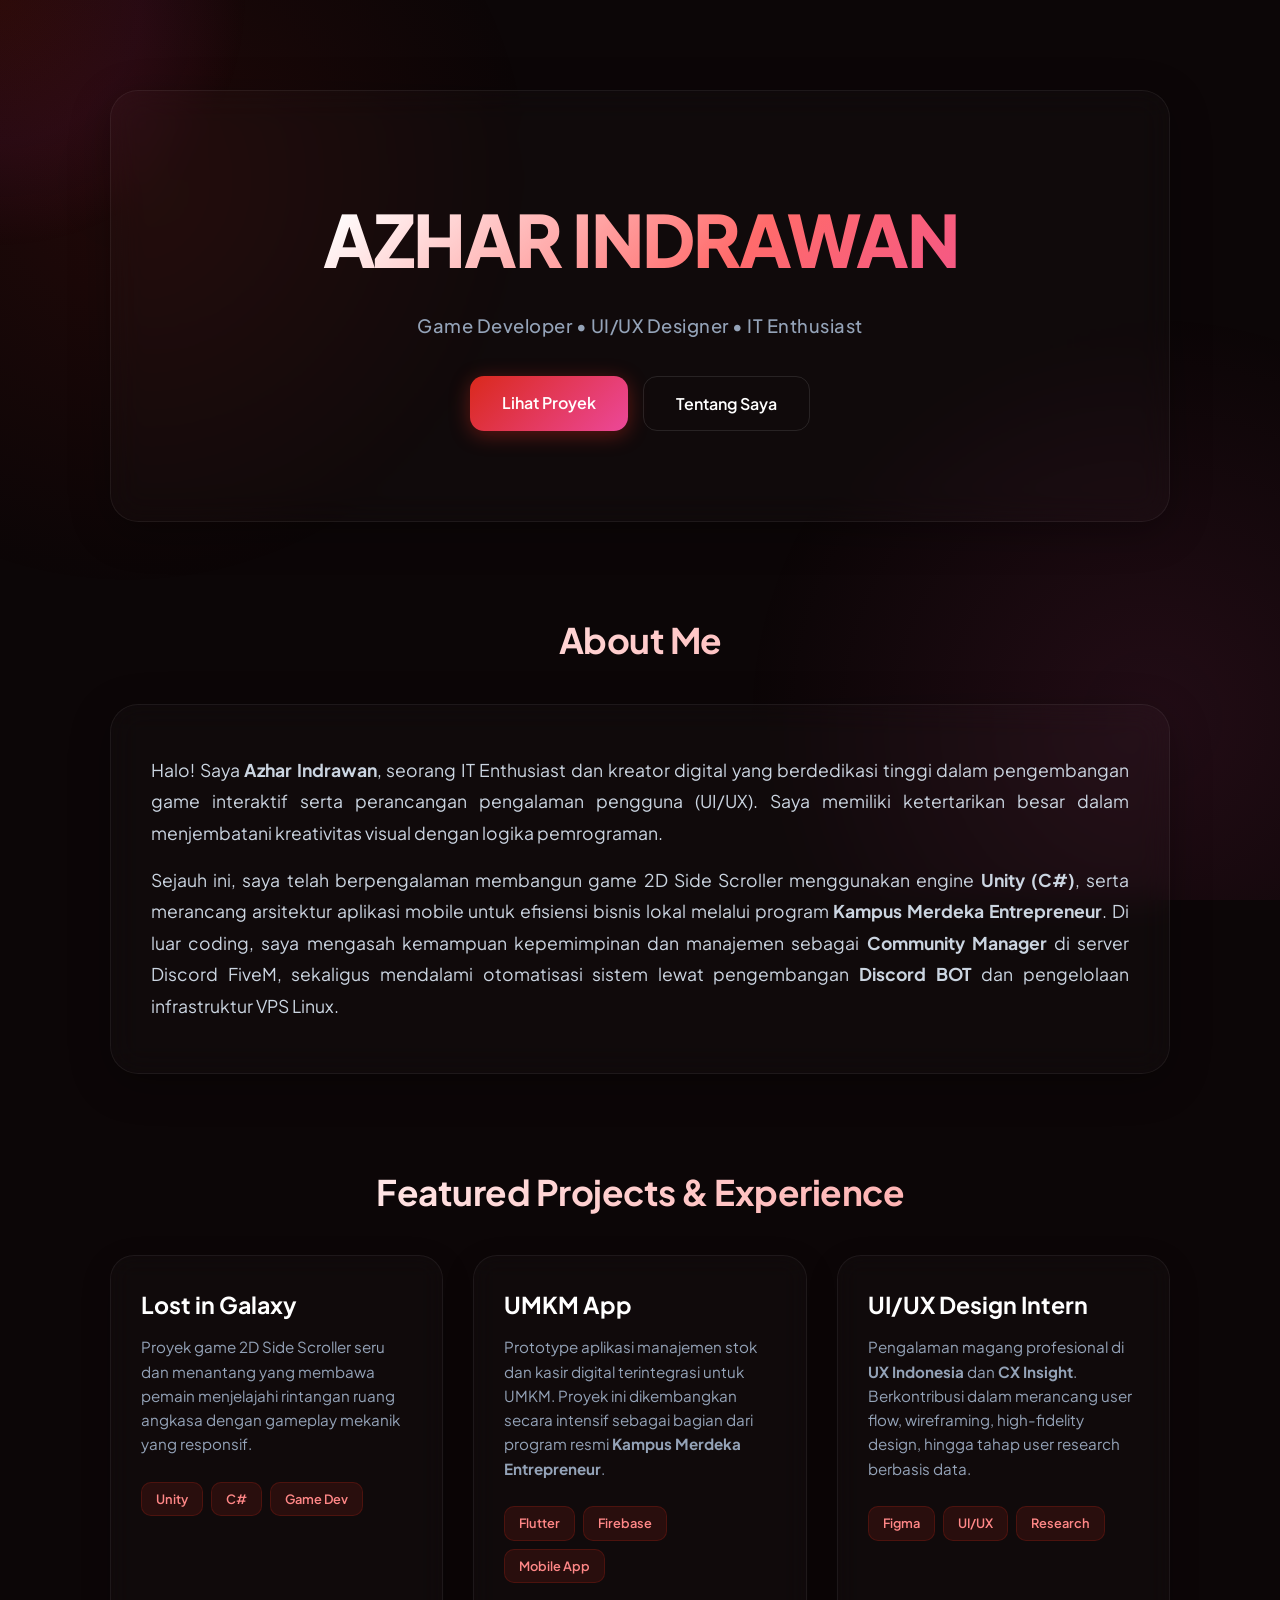
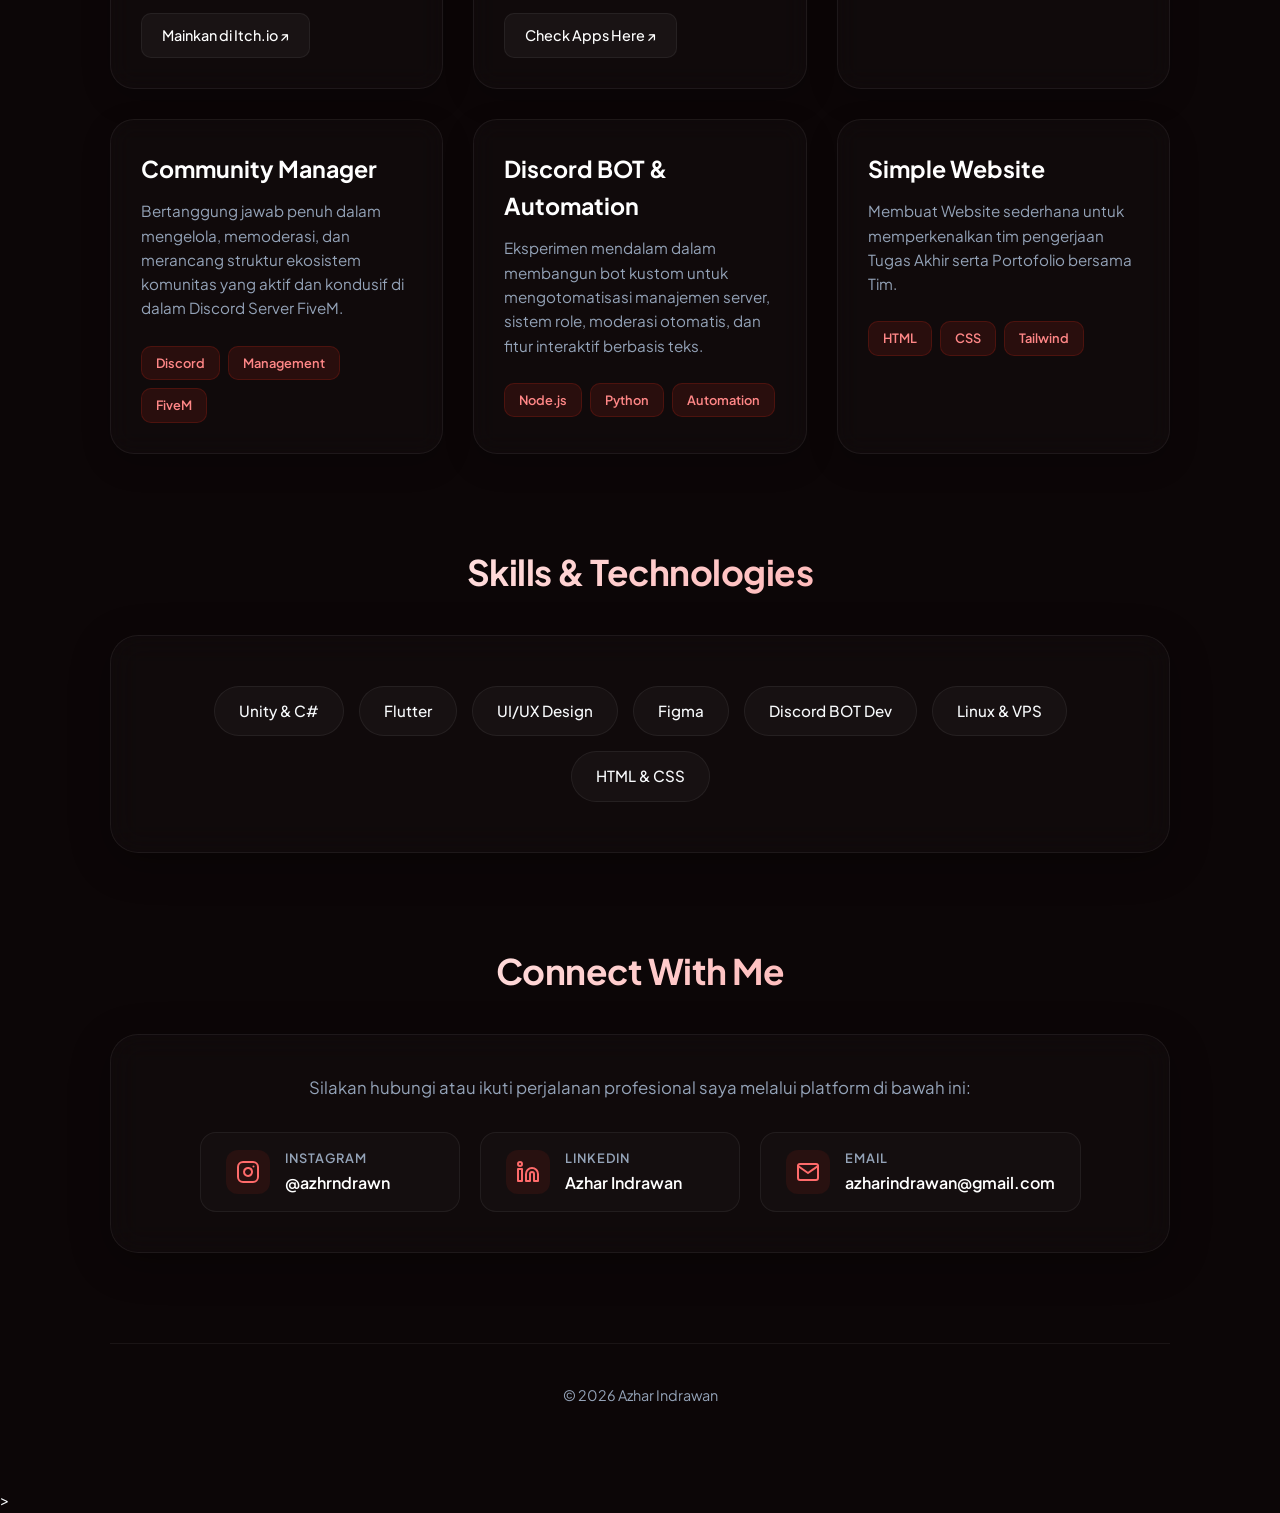
<file: index.html>
<!DOCTYPE html>
<html lang="id">
<head>
  <meta charset="UTF-8">
  <meta name="viewport" content="width=device-width, initial-scale=1.0">
  <title>Azhar Indrawan | Portfolio</title>
  
  <link rel="icon" href="data:image/svg+xml,<svg xmlns=%22http://www.w3.org/2000/svg%22 viewBox=%220 0 100 100%22><text y=%22.9em%22 font-size=%2290%22>🎮</text></svg>">
  
  <link rel="preconnect" href="https://fonts.googleapis.com">
  <link rel="preconnect" href="https://fonts.gstatic.com" crossorigin>
  <link href="https://fonts.googleapis.com/css2?family=Plus+Jakarta+Sans:wght@400;500;600;700;800&display=swap" rel="stylesheet">
  
  <link rel="stylesheet" href="style.css?v=3">
</head>
<body>

  <div class="cursor-glow" id="cursorGlow"></div>

  <div class="ambient-bg"></div>

  <div class="container">
    
    <!-- HERO SECTION -->
    <header class="hero glass-panel">
      <h1>AZHAR INDRAWAN</h1>
      <p class="subtitle">Game Developer • UI/UX Designer • IT Enthusiast</p>
      
      <div class="hero-links">
        <a href="#projects" class="btn btn-primary">Lihat Proyek</a>
        <a href="#about" class="btn btn-outline">Tentang Saya</a>
      </div>
    </header>

    <!-- ABOUT SECTION -->
    <section id="about" class="section">
      <h2 class="section-title">About Me</h2>
      <div class="glass-panel content-box">
        <p>
          Halo! Saya <strong>Azhar Indrawan</strong>, seorang IT Enthusiast dan kreator digital yang berdedikasi tinggi dalam pengembangan game interaktif serta perancangan pengalaman pengguna (UI/UX). Saya memiliki ketertarikan besar dalam menjembatani kreativitas visual dengan logika pemrograman.
        </p>
        <p style="margin-top: 15px;">
          Sejauh ini, saya telah berpengalaman membangun game 2D Side Scroller menggunakan engine <strong>Unity (C#)</strong>, serta merancang arsitektur aplikasi mobile untuk efisiensi bisnis lokal melalui program <strong>Kampus Merdeka Entrepreneur</strong>. Di luar coding, saya mengasah kemampuan kepemimpinan dan manajemen sebagai <strong>Community Manager</strong> di server Discord FiveM, sekaligus mendalami otomatisasi sistem lewat pengembangan <strong>Discord BOT</strong> dan pengelolaan infrastruktur VPS Linux.
        </p>
      </div>
    </section>

    <!-- PROJECTS SECTION -->
    <section id="projects" class="section">
      <h2 class="section-title">Featured Projects & Experience</h2>
      
      <div class="project-grid">
        
        <!-- Card 1: Lost in Galaxy -->
        <div class="glass-card">
          <div class="card-body">
            <h3>Lost in Galaxy</h3>
            <p>Proyek game 2D Side Scroller seru dan menantang yang membawa pemain menjelajahi rintangan ruang angkasa dengan gameplay mekanik yang responsif.</p>
            <div class="tags">
              <span>Unity</span>
              <span>C#</span>
              <span>Game Dev</span>
            </div>
          </div>
          <div class="card-footer">
            <a href="https://sigmatupang.itch.io/lostingalaxy" target="_blank" class="link-btn">Mainkan di Itch.io ↗</a>
          </div>
        </div>

        <!-- Card 2: UMKM App -->
        <div class="glass-card">
          <div class="card-body">
            <h3>UMKM App</h3>
            <p>Prototype aplikasi manajemen stok dan kasir digital terintegrasi untuk UMKM. Proyek ini dikembangkan secara intensif sebagai bagian dari program resmi <strong>Kampus Merdeka Entrepreneur</strong>.</p>
            <div class="tags">
              <span>Flutter</span>
              <span>Firebase</span>
              <span>Mobile App</span>
            </div>
          </div>
          <div class="card-footer">
            <a href="pages/UMKM.html" class="link-btn">Check Apps Here ↗</a>
          </div>
        </div>

        <!-- Card 3: Intern UI/UX -->
        <div class="glass-card">
          <div class="card-body">
            <h3>UI/UX Design Intern</h3>
            <p>Pengalaman magang profesional di <strong>UX Indonesia</strong> dan <strong>CX Insight</strong>. Berkontribusi dalam merancang user flow, wireframing, high-fidelity design, hingga tahap user research berbasis data.</p>
            <div class="tags">
              <span>Figma</span>
              <span>UI/UX</span>
              <span>Research</span>
            </div>
          </div>
        </div>

        <!-- Card 4: Community Manager -->
        <div class="glass-card">
          <div class="card-body">
            <h3>Community Manager</h3>
            <p>Bertanggung jawab penuh dalam mengelola, memoderasi, dan merancang struktur ekosistem komunitas yang aktif dan kondusif di dalam Discord Server FiveM.</p>
            <div class="tags">
              <span>Discord</span>
              <span>Management</span>
              <span>FiveM</span>
            </div>
          </div>
        </div>

        <!-- Card 5: Discord BOT -->
        <div class="glass-card">
          <div class="card-body">
            <h3>Discord BOT & Automation</h3>
            <p>Eksperimen mendalam dalam membangun bot kustom untuk mengotomatisasi manajemen server, sistem role, moderasi otomatis, dan fitur interaktif berbasis teks.</p>
            <div class="tags">
              <span>Node.js</span>
              <span>Python</span>
              <span>Automation</span>
            </div>
          </div>
        </div>

        <!-- Card 6: Website Team -->
         <div class="glass-card">
            <div class="card-body">
              <h3>Simple Website</h3>
              <p>Membuat Website sederhana untuk memperkenalkan tim pengerjaan Tugas Akhir serta Portofolio bersama Tim.</p>
              <div class="tags">
                <span>HTML</span>
                <span>CSS</span>
                <span>Tailwind</span>
              </div>
            </div>
         </div>

      </div>
    </section>

    <!-- SKILLS SECTION -->
    <section id="skills" class="section">
      <h2 class="section-title">Skills & Technologies</h2>
      <div class="glass-panel skills-container">
        <span class="skill-tag">Unity & C#</span>
        <span class="skill-tag">Flutter</span>
        <span class="skill-tag">UI/UX Design</span>
        <span class="skill-tag">Figma</span>
        <span class="skill-tag">Discord BOT Dev</span>
        <span class="skill-tag">Linux & VPS</span>
        <span class="skill-tag">HTML & CSS</span>
      </div>
    </section>

    <!-- SOCIAL MEDIA SECTION -->
    <section id="contact" class="section">
      <h2 class="section-title">Connect With Me</h2>
      <div class="glass-panel social-box">
        <p class="social-box-desc">Silakan hubungi atau ikuti perjalanan profesional saya melalui platform di bawah ini:</p>
        
        <div class="social-links-wrapper">
          
          <!-- Instagram -->
          <a href="https://www.instagram.com/azhrndrawn/" target="_blank" class="social-item">
            <div class="social-icon">
              <svg xmlns="http://www.w3.org/2000/svg" width="24" height="24" viewBox="0 0 24 24" fill="none" stroke="currentColor" stroke-width="2" stroke-linecap="round" stroke-linejoin="round"><rect x="2" y="2" width="20" height="20" rx="5" ry="5"></rect><path d="M16 11.37A4 4 0 1 1 12.63 8 4 4 0 0 1 16 11.37z"></path><line x1="17.5" y1="6.5" x2="17.51" y2="6.5"></line></svg>
            </div>
            <div class="social-info">
              <span class="social-platform">Instagram</span>
              <span class="social-handle">@azhrndrawn</span>
            </div>
          </a>

          <!-- LinkedIn -->
          <a href="https://www.linkedin.com/in/azhar-indrawan-8b86a128b/" target="_blank" class="social-item">
            <div class="social-icon">
              <svg xmlns="http://www.w3.org/2000/svg" width="24" height="24" viewBox="0 0 24 24" fill="none" stroke="currentColor" stroke-width="2" stroke-linecap="round" stroke-linejoin="round"><path d="M16 8a6 6 0 0 1 6 6v7h-4v-7a2 2 0 0 0-2-2 2 2 0 0 0-2 2v7h-4v-7a6 6 0 0 1 6-6z"></path><rect x="2" y="9" width="4" height="12"></rect><circle cx="4" cy="4" r="2"></circle></svg>
            </div>
            <div class="social-info">
              <span class="social-platform">LinkedIn</span>
              <span class="social-handle">Azhar Indrawan</span>
            </div>
          </a>

          <!-- Email -->
          <a href="mailto:azharindrawan@gmail.com" class="social-item">
            <div class="social-icon">
              <svg xmlns="http://www.w3.org/2000/svg" width="24" height="24" viewBox="0 0 24 24" fill="none" stroke="currentColor" stroke-width="2" stroke-linecap="round" stroke-linejoin="round"><path d="M4 4h16c1.1 0 2 .9 2 2v12c0 1.1-.9 2-2 2H4c-1.1 0-2-.9-2-2V6c0-1.1.9-2 2-2z"></path><polyline points="22,6 12,13 2,6"></polyline></svg>
            </div>
            <div class="social-info">
              <span class="social-platform">Email</span>
              <span class="social-handle">azharindrawan@gmail.com</span>
            </div>
          </a>

        </div>
      </div>
    </section>

    <footer>
      <p>© 2026 Azhar Indrawan</p>
    </footer>

  </div>

  <!-- Script untuk Efek Glow Mengikuti Mouse -->
  <script>
    const glow = document.getElementById('cursorGlow');
    let mouseX = 0, mouseY = 0;
    let ballX = 0, ballY = 0;
    let speed = 0.1; 

    window.addEventListener('mousemove', (e) => {
      mouseX = e.clientX;
      mouseY = e.clientY;
    });

    function animate() {
      ballX += (mouseX - ballX) * speed;
      ballY += (mouseY - ballY) * speed;
      
      glow.style.transform = `translate3d(calc(${ballX}px - 50%), calc(${ballY}px - 50%), 0)`;
      
      requestAnimationFrame(animate);
    }
    
    animate();
  </script>
</body>
</html>>
</file>
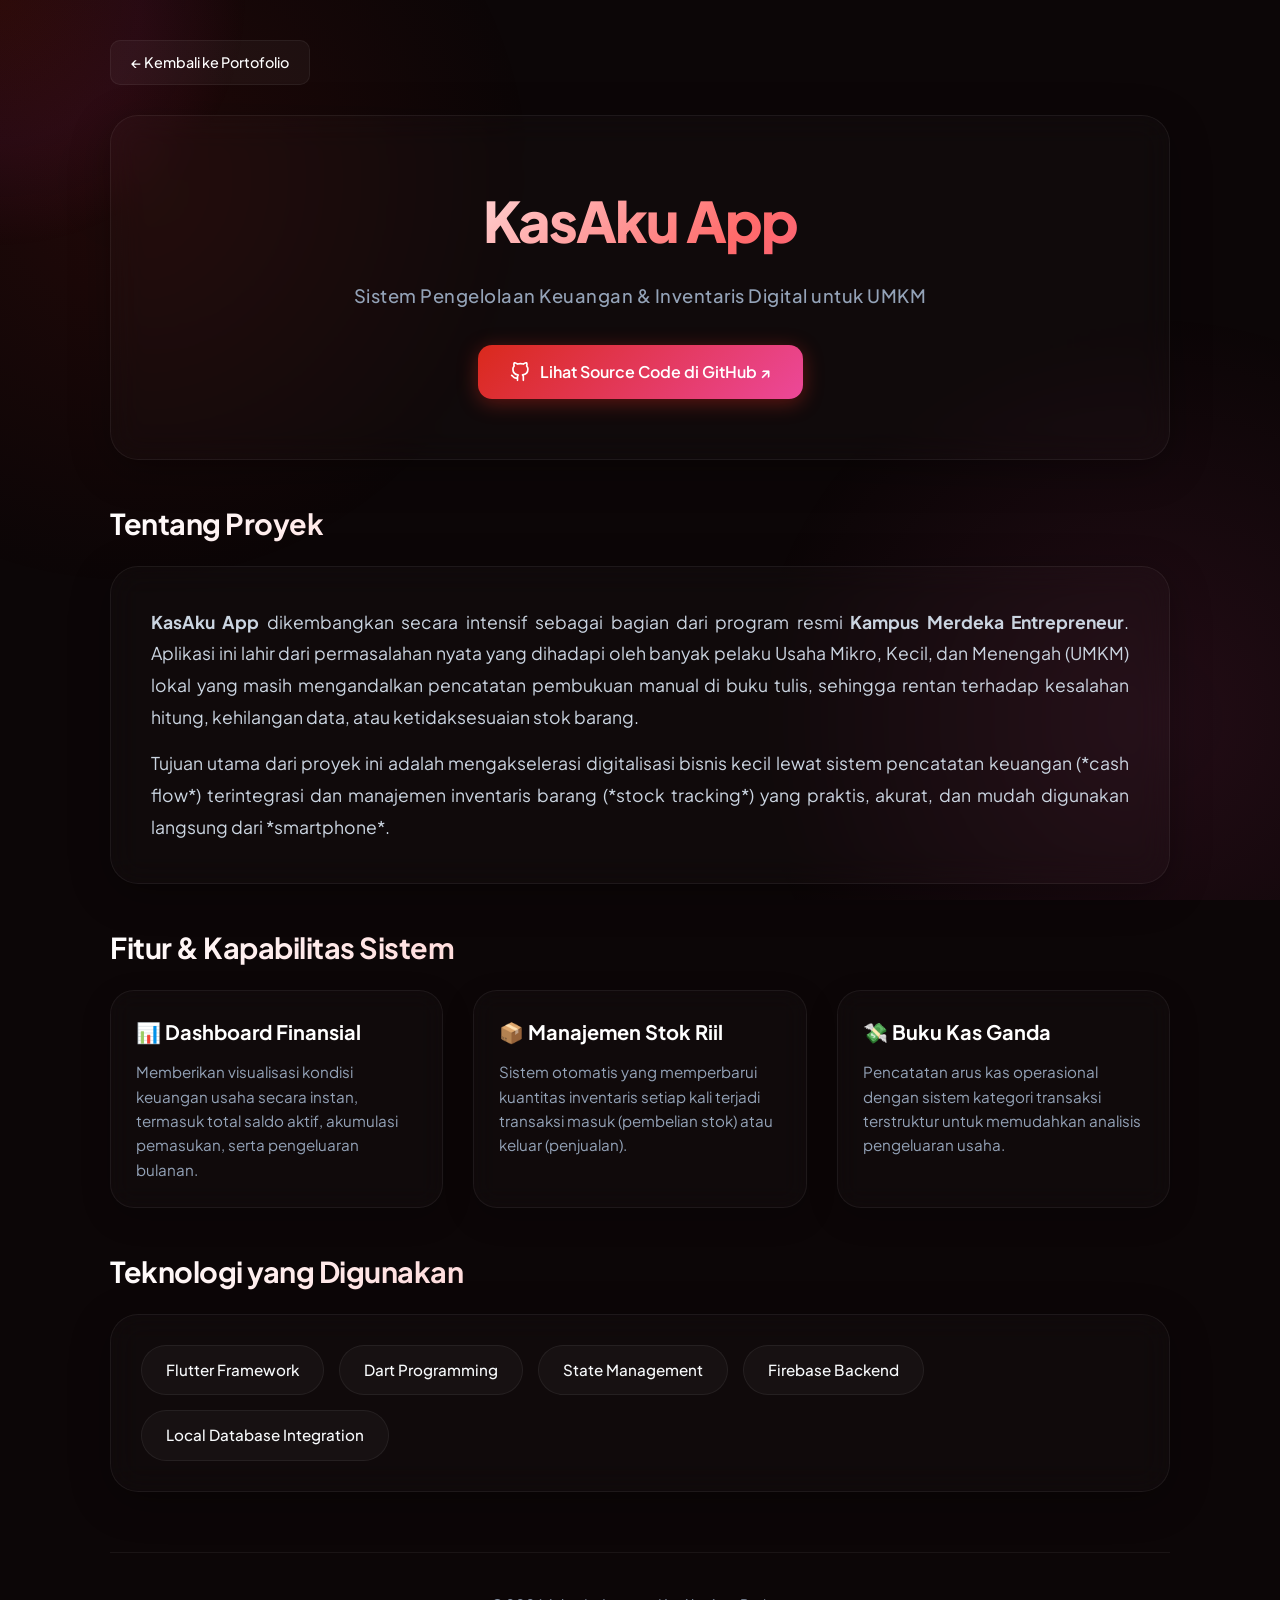
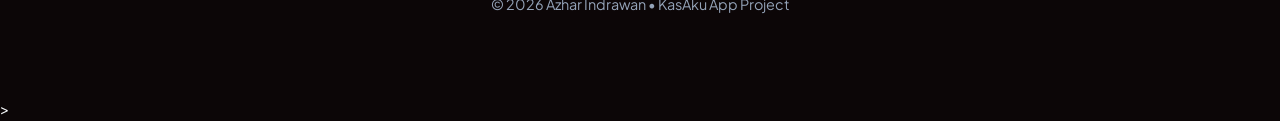
<file: pages/UMKM.html>
<!DOCTYPE html>
<html lang="id">
<head>
  <meta charset="UTF-8">
  <meta name="viewport" content="width=device-width, initial-scale=1.0">
  <title>Azhar Indrawan | KasAku App Project</title>
  
  <link rel="icon" href="data:image/svg+xml,<svg xmlns=%22http://www.w3.org/2000/svg%22 viewBox=%220 0 100 100%22><text y=%22.9em%22 font-size=%2290%22>💰</text></svg>">
  
  <link rel="preconnect" href="https://fonts.googleapis.com">
  <link rel="preconnect" href="https://fonts.gstatic.com" crossorigin>
  <link href="https://fonts.googleapis.com/css2?family=Plus+Jakarta+Sans:wght@400;500;600;700;800&display=swap" rel="stylesheet">
  
  <link rel="stylesheet" href="../style.css?v=3">
</head>
<body>

  <div class="cursor-glow" id="cursorGlow"></div>

  <div class="ambient-bg"></div>

  <div class="container">
    
    <div style="margin-bottom: 30px;">
      <a href="../index.html" class="link-btn" style="display: inline-flex; align-items: center; gap: 8px;">
        ← Kembali ke Portofolio
      </a>
    </div>

    <header class="hero glass-panel" style="padding: 60px 30px; margin-top: 0; margin-bottom: 40px;">
      <h1 style="font-size: clamp(2.2rem, 5vw, 3.5rem);">KasAku App</h1>
      <p class="subtitle">Sistem Pengelolaan Keuangan & Inventaris Digital untuk UMKM</p>
      
      <div class="hero-links">
        <a href="https://github.com/th1sAzhar/Kasaku-App" target="_blank" class="btn btn-primary" style="display: inline-flex; align-items: center; gap: 10px;">
          <svg xmlns="http://www.w3.org/2000/svg" width="20" height="20" viewBox="0 0 24 24" fill="none" stroke="currentColor" stroke-width="2" stroke-linecap="round" stroke-linejoin="round"><path d="M9 19c-5 1.5-5-2.5-7-3m14 6v-3.87a3.37 3.37 0 0 0-.94-2.61c3.14-.35 6.44-1.54 6.44-7A5.44 5.44 0 0 0 20 4.77 5.07 5.07 0 0 0 19.91 1S18.73.65 16 2.48a13.38 13.38 0 0 0-7 0C6.27.65 5.09 1 5.09 1A5.07 5.07 0 0 0 5 4.77a5.44 5.44 0 0 0-1.5 3.78c0 5.42 3.3 6.61 6.44 7A3.37 3.37 0 0 0 9 18.13V22"></path></svg>
          Lihat Source Code di GitHub ↗
        </a>
      </div>
    </header>

    <section class="section" style="margin-bottom: 40px;">
      <h2 class="section-title" style="text-align: left; font-size: 1.8rem; margin-bottom: 20px;">Tentang Proyek</h2>
      <div class="glass-panel content-box" style="padding: 40px;">
        <p>
          <strong>KasAku App</strong> dikembangkan secara intensif sebagai bagian dari program resmi <strong>Kampus Merdeka Entrepreneur</strong>. Aplikasi ini lahir dari permasalahan nyata yang dihadapi oleh banyak pelaku Usaha Mikro, Kecil, dan Menengah (UMKM) lokal yang masih mengandalkan pencatatan pembukuan manual di buku tulis, sehingga rentan terhadap kesalahan hitung, kehilangan data, atau ketidaksesuaian stok barang.
        </p>
        <p style="margin-top: 15px;">
          Tujuan utama dari proyek ini adalah mengakselerasi digitalisasi bisnis kecil lewat sistem pencatatan keuangan (*cash flow*) terintegrasi dan manajemen inventaris barang (*stock tracking*) yang praktis, akurat, dan mudah digunakan langsung dari *smartphone*.
        </p>
      </div>
    </section>

    <section class="section" style="margin-bottom: 40px;">
      <h2 class="section-title" style="text-align: left; font-size: 1.8rem; margin-bottom: 20px;">Fitur & Kapabilitas Sistem</h2>
      <div class="project-grid">
        
        <div class="glass-card">
          <div class="card-body" style="padding: 25px;">
            <h3 style="font-size: 1.25rem; display: flex; align-items: center; gap: 10px;">📊 Dashboard Finansial</h3>
            <p style="margin-bottom: 0; margin-top: 10px;">Memberikan visualisasi kondisi keuangan usaha secara instan, termasuk total saldo aktif, akumulasi pemasukan, serta pengeluaran bulanan.</p>
          </div>
        </div>

        <div class="glass-card">
          <div class="card-body" style="padding: 25px;">
            <h3 style="font-size: 1.25rem; display: flex; align-items: center; gap: 10px;">📦 Manajemen Stok Riil</h3>
            <p style="margin-bottom: 0; margin-top: 10px;">Sistem otomatis yang memperbarui kuantitas inventaris setiap kali terjadi transaksi masuk (pembelian stok) atau keluar (penjualan).</p>
          </div>
        </div>

        <div class="glass-card">
          <div class="card-body" style="padding: 25px;">
            <h3 style="font-size: 1.25rem; display: flex; align-items: center; gap: 10px;">💸 Buku Kas Ganda</h3>
            <p style="margin-bottom: 0; margin-top: 10px;">Pencatatan arus kas operasional dengan sistem kategori transaksi terstruktur untuk memudahkan analisis pengeluaran usaha.</p>
          </div>
        </div>

      </div>
    </section>

    <section id="skills" class="section" style="margin-bottom: 60px;">
      <h2 class="section-title" style="text-align: left; font-size: 1.8rem; margin-bottom: 20px;">Teknologi yang Digunakan</h2>
      <div class="glass-panel skills-container" style="justify-content: flex-start; padding: 30px;">
        <span class="skill-tag">Flutter Framework</span>
        <span class="skill-tag">Dart Programming</span>
        <span class="skill-tag">State Management</span>
        <span class="skill-tag">Firebase Backend</span>
        <span class="skill-tag">Local Database Integration</span>
      </div>
    </section>

    <footer>
      <p>© 2026 Azhar Indrawan • KasAku App Project</p>
    </footer>

  </div>

  <script>
    const glow = document.getElementById('cursorGlow');
    let mouseX = 0, mouseY = 0;
    let ballX = 0, ballY = 0;
    let speed = 0.1;

    window.addEventListener('mousemove', (e) => {
      mouseX = e.clientX;
      mouseY = e.clientY;
    });

    function animate() {
      ballX += (mouseX - ballX) * speed;
      ballY += (mouseY - ballY) * speed;
      
      glow.style.transform = `translate3d(calc(${ballX}px - 50%), calc(${ballY}px - 50%), 0)`;
      
      requestAnimationFrame(animate);
    }
    
    animate();
  </script>
</body>
</html>>
</file>
<file: style.css>
/* RESET & BASE CONFIG */
* {
  margin: 0;
  padding: 0;
  box-sizing: border-box;
}

html {
  scroll-behavior: smooth;
}

:root {
  /* Kombinasi Tema Gelap dengan Aksen Merah MU & Pink */
  --bg-dark: #0c0607; 
  --text-main: #f8fafc;
  --text-muted: #94a3b8;
  
  /* Efek Kaca (Glassmorphism) */
  --glass-bg: rgba(255, 255, 255, 0.02);
  --glass-border: rgba(255, 255, 255, 0.06);
  --glass-hover: rgba(255, 255, 255, 0.05);
  
  /* Warna Utama: Merah MU & Vibrant Pink */
  --mu-red: #da291c;
  --vibrant-pink: #ec4899;
}

body {
  background-color: var(--bg-dark);
  color: var(--text-main);
  font-family: 'Plus Jakarta Sans', sans-serif;
  line-height: 1.6;
  overflow-x: hidden;
}

/* INTERACTIVE MOUSE GLOW EFFECT */
.cursor-glow {
  position: fixed;
  width: 500px;
  height: 500px;
  background: radial-gradient(circle, rgba(218, 41, 28, 0.12) 0%, rgba(236, 48, 153, 0.08) 40%, transparent 70%);
  border-radius: 50%;
  pointer-events: none; 
  transform: translate(-50%, -50%);
  z-index: -1;
  transition: transform 0.1s ease-out;
}

/* AMBIENT BACKGROUND GLOW STATIC */
.ambient-bg {
  position: fixed;
  top: 0;
  left: 0;
  width: 100vw;
  height: 100vh;
  z-index: -2;
  background: 
    radial-gradient(circle at 10% 20%, rgba(218, 41, 28, 0.1), transparent 30%),
    radial-gradient(circle at 90% 80%, rgba(236, 72, 153, 0.1), transparent 30%);
}

/* CONTAINER UTAMA */
.container {
  max-width: 1100px;
  margin: 0 auto;
  padding: 40px 20px;
}

/* GLASS PANEL */
.glass-panel {
  background: var(--glass-bg);
  backdrop-filter: blur(16px);
  -webkit-backdrop-filter: blur(16px);
  border: 1px solid var(--glass-border);
  border-radius: 28px;
  padding: 50px 40px;
  box-shadow: 0 10px 40px rgba(0, 0, 0, 0.3);
}

/* HERO SECTION */
.hero {
  text-align: center;
  margin-top: 50px;
  margin-bottom: 90px;
  padding: 90px 30px;
}

.hero h1 {
  font-size: clamp(2.8rem, 6vw, 4.5rem);
  font-weight: 800;
  letter-spacing: -2px;
  margin-bottom: 15px;
  background: linear-gradient(135deg, #ffffff 20%, #ff6b6b, var(--vibrant-pink));
  -webkit-background-clip: text;
  -webkit-text-fill-color: transparent;
}

.hero .subtitle {
  font-size: 1.15rem;
  font-weight: 500;
  color: var(--text-muted);
  margin-bottom: 35px;
  letter-spacing: 0.5px;
}

.hero-links {
  display: flex;
  gap: 15px;
  justify-content: center;
  flex-wrap: wrap;
}

/* BUTTONS WITH RED-PINK GRADIENT */
.btn {
  padding: 14px 32px;
  border-radius: 14px;
  text-decoration: none;
  font-weight: 600;
  font-size: 1rem;
  transition: all 0.3s cubic-bezier(0.4, 0, 0.2, 1);
}

.btn-primary {
  background: linear-gradient(135deg, var(--mu-red), var(--vibrant-pink));
  color: white;
  border: none;
  box-shadow: 0 4px 20px rgba(218, 41, 28, 0.4);
}

.btn-primary:hover {
  transform: translateY(-4px);
  box-shadow: 0 8px 25px rgba(236, 72, 153, 0.5);
}

.btn-outline {
  background: transparent;
  color: white;
  border: 1px solid rgba(255, 255, 255, 0.1);
}

.btn-outline:hover {
  background: rgba(255, 255, 255, 0.05);
  border-color: var(--vibrant-pink);
}

/* SECTIONS */
.section {
  margin-bottom: 90px;
}

.section-title {
  font-size: 2.2rem;
  font-weight: 700;
  margin-bottom: 35px;
  text-align: center;
  letter-spacing: -0.5px;
  background: linear-gradient(135deg, #fff, #ff9999);
  -webkit-background-clip: text;
  -webkit-text-fill-color: transparent;
}

.content-box p {
  font-size: 1.1rem;
  color: #cbd5e1;
  text-align: justify;
  text-justify: inter-word;
  line-height: 1.8;
}

/* RESPONSIVE GRID KOTAK ELEGAN */
.project-grid {
  display: grid;
  grid-template-columns: repeat(auto-fit, minmax(320px, 1fr));
  gap: 30px;
}

.glass-card {
  background: var(--glass-bg);
  backdrop-filter: blur(12px);
  -webkit-backdrop-filter: blur(12px);
  border: 1px solid var(--glass-border);
  border-radius: 24px;
  display: flex;
  flex-direction: column;
  transition: all 0.3s cubic-bezier(0.4, 0, 0.2, 1);
  overflow: hidden;
  box-shadow: 0 10px 30px rgba(0, 0, 0, 0.2);
}

.glass-card:hover {
  transform: translateY(-8px);
  border-color: rgba(236, 72, 153, 0.4); 
  background: var(--glass-hover);
  box-shadow: 0 15px 35px rgba(218, 41, 28, 0.15);
}

.card-body {
  padding: 30px;
  flex-grow: 1;
}

.glass-card h3 {
  font-size: 1.45rem;
  font-weight: 700;
  margin-bottom: 12px;
  color: #ffffff;
}

.glass-card p {
  color: var(--text-muted);
  font-size: 0.95rem;
  line-height: 1.6;
  margin-bottom: 25px;
}

/* TAGS */
.tags {
  display: flex;
  flex-wrap: wrap;
  gap: 8px;
}

.tags span {
  background: rgba(218, 41, 28, 0.12);
  color: #ff8787;
  border: 1px solid rgba(218, 41, 28, 0.2);
  padding: 6px 14px;
  border-radius: 10px;
  font-size: 0.8rem;
  font-weight: 600;
}

/* LINK BUTTON INSIDE CARD */
.card-footer {
  padding: 0 30px 30px 30px;
}

.link-btn {
  display: inline-block;
  background: rgba(255, 255, 255, 0.04);
  border: 1px solid var(--glass-border);
  color: white;
  text-decoration: none;
  padding: 10px 20px;
  border-radius: 10px;
  font-size: 0.9rem;
  font-weight: 500;
  transition: all 0.2s ease;
}

.link-btn:hover {
  background: #ffffff;
  color: var(--bg-dark);
  font-weight: 600;
}

/* SKILLS SECTION */
.skills-container {
  display: flex;
  flex-wrap: wrap;
  gap: 15px;
  justify-content: center;
}

.skill-tag {
  background: rgba(255, 255, 255, 0.03);
  border: 1px solid var(--glass-border);
  padding: 12px 24px;
  border-radius: 99px;
  font-size: 0.95rem;
  font-weight: 500;
  transition: all 0.3s ease;
}

.skill-tag:hover {
  background: rgba(218, 41, 28, 0.15);
  border-color: var(--mu-red);
  color: #ff8787;
  transform: scale(1.05);
}

/* SOCIAL MEDIA CARD STYLING */
.social-box {
  text-align: center;
  padding: 40px;
}

.social-box-desc {
  color: var(--text-muted);
  margin-bottom: 30px;
  font-size: 1.05rem;
}

.social-links-wrapper {
  display: flex;
  flex-wrap: wrap;
  justify-content: center;
  gap: 20px;
}

.social-item {
  background: rgba(255, 255, 255, 0.02);
  border: 1px solid var(--glass-border);
  padding: 15px 25px;
  border-radius: 16px;
  display: flex;
  align-items: center;
  gap: 15px;
  text-decoration: none;
  color: white;
  min-width: 260px;
  transition: all 0.3s cubic-bezier(0.4, 0, 0.2, 1);
}

.social-item:hover {
  transform: translateY(-4px);
  background: rgba(255, 255, 255, 0.05);
  border-color: var(--vibrant-pink);
  box-shadow: 0 10px 25px rgba(236, 72, 153, 0.15);
}

.social-icon {
  background: rgba(218, 41, 28, 0.1);
  color: #ff6b6b;
  width: 44px;
  height: 44px;
  border-radius: 12px;
  display: flex;
  align-items: center;
  justify-content: center;
  transition: 0.3s;
}

.social-item:hover .social-icon {
  background: linear-gradient(135deg, var(--mu-red), var(--vibrant-pink));
  color: white;
}

.social-info {
  text-align: left;
}

.social-platform {
  display: block;
  font-size: 0.8rem;
  color: var(--text-muted);
  text-transform: uppercase;
  letter-spacing: 1px;
  font-weight: 600;
}

.social-handle {
  display: block;
  font-size: 1rem;
  font-weight: 600;
  margin-top: 2px;
}

/* FOOTER */
footer {
  text-align: center;
  padding: 40px;
  color: var(--text-muted);
  font-size: 0.9rem;
  border-top: 1px solid var(--glass-border);
  margin-top: 60px;
}

/* MOBILE RESPONSIVE FIXES */
@media (max-width: 768px) {
  .container {
    padding: 20px 15px;
  }
  
  .hero {
    padding: 60px 20px;
    margin-bottom: 60px;
  }
  
  .glass-panel {
    padding: 30px 20px;
  }
  
  .project-grid {
    grid-template-columns: 1fr;
    gap: 20px;
  }
  
  .cursor-glow {
    display: none; 
  }
  
  .social-links-wrapper {
    flex-direction: column;
    align-items: stretch;
  }
  
  .social-item {
    min-width: 100%;
  }
}
</file>
